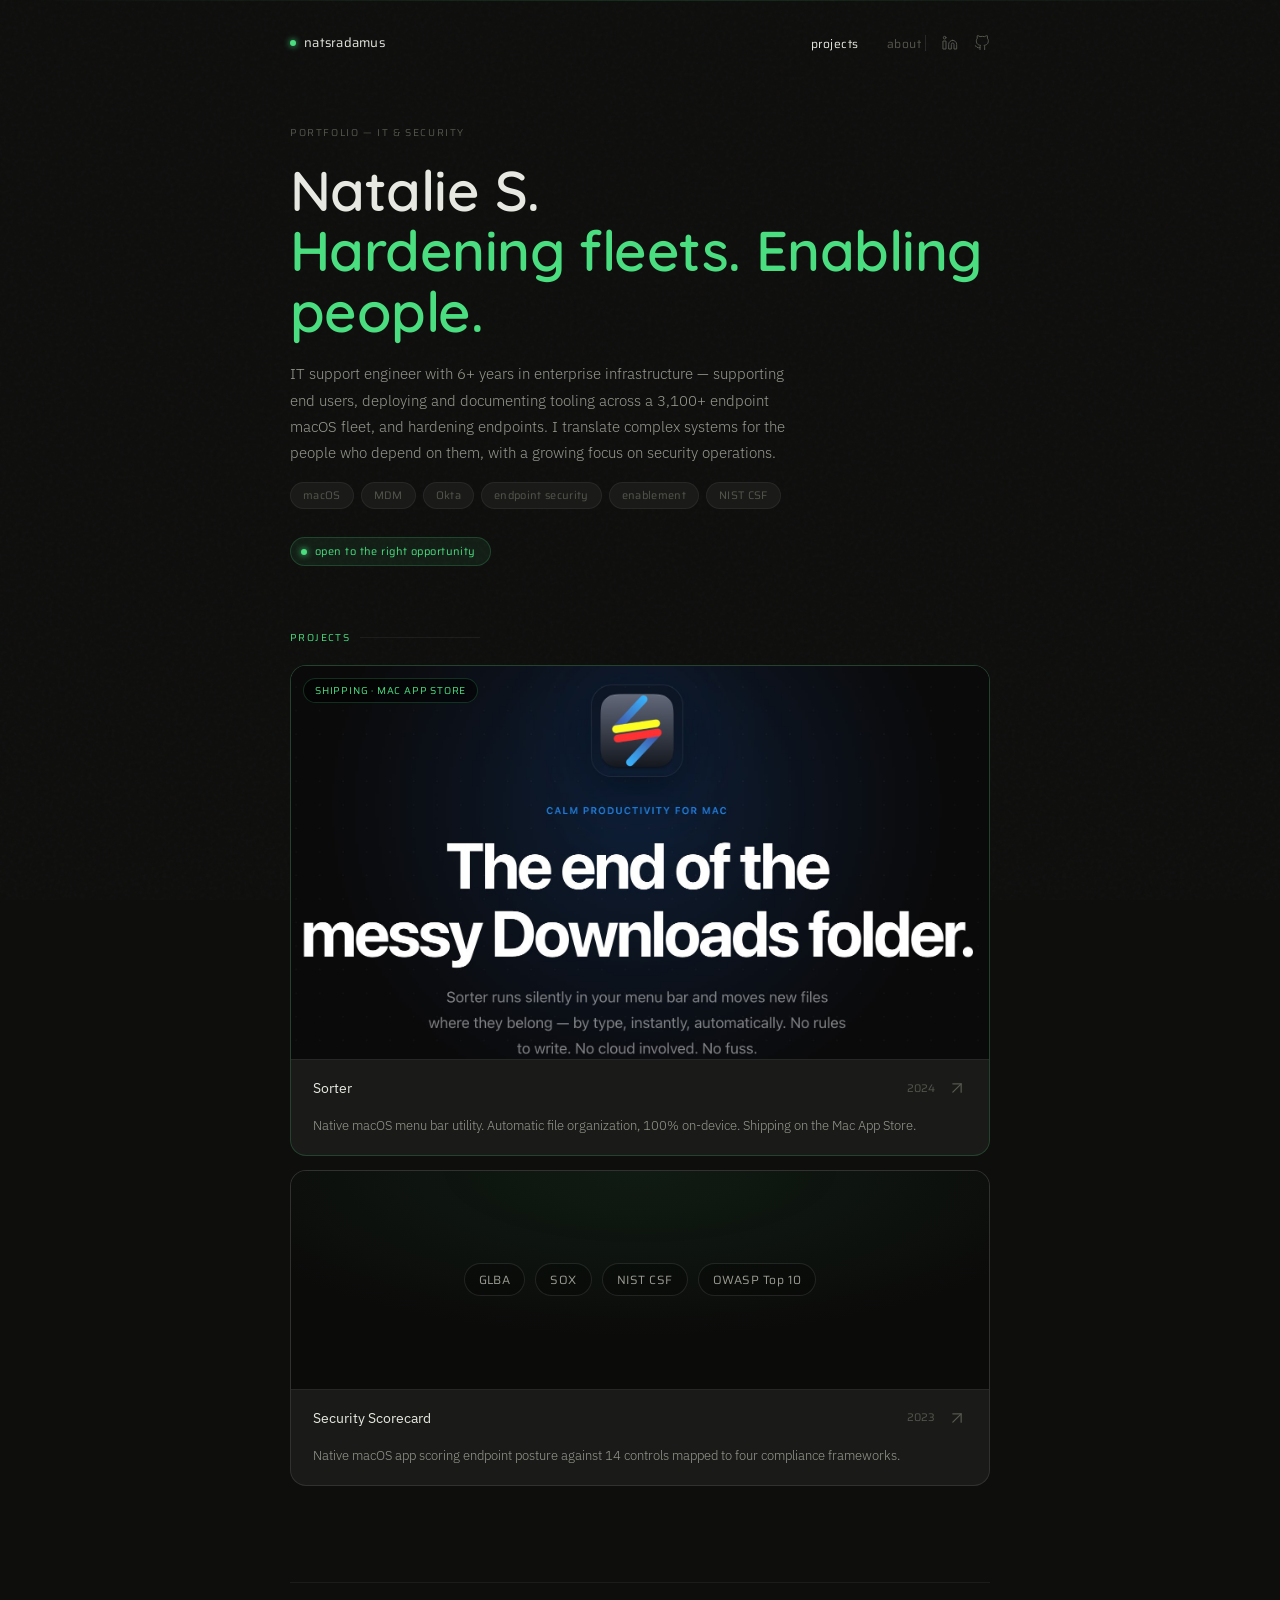
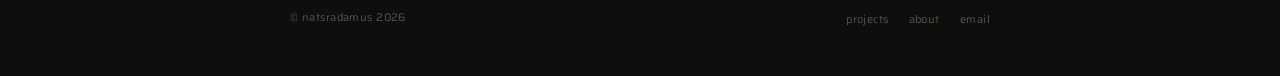
<file: index.html>
<!DOCTYPE html>
<html lang="en">
<head>
  <meta charset="UTF-8" />
  <meta name="viewport" content="width=device-width, initial-scale=1.0" />
  <title>Natalie S. — IT &amp; Security Engineer</title>
  <meta name="description" content="IT support engineer, 6+ years in enterprise infrastructure — endpoint security, user enablement, and native macOS tooling. Open to customer-facing support, enablement, and security operations roles." />
  <link rel="canonical" href="https://natsradamus.github.io/" />
  <link rel="icon" href="favicon.svg" type="image/svg+xml" />

  <!-- Open Graph / link unfurl -->
  <meta property="og:type" content="website" />
  <meta property="og:title" content="Natalie S. — IT &amp; Security Engineer" />
  <meta property="og:description" content="6+ years in enterprise infrastructure. Endpoint security, user enablement, and native macOS tooling — with a growing focus on security operations." />
  <meta property="og:url" content="https://natsradamus.github.io/" />
  <meta property="og:image" content="https://natsradamus.github.io/og-image.png" />
  <meta name="twitter:card" content="summary_large_image" />
  <meta property="og:image:width" content="1200" />
  <meta property="og:image:height" content="630" />

  <link rel="preconnect" href="https://fonts.googleapis.com" />
  <link rel="preconnect" href="https://fonts.gstatic.com" crossorigin />
  <link href="https://fonts.googleapis.com/css2?family=IBM+Plex+Sans:wght@300;400&family=Quicksand:wght@600&family=Saira:wght@300;400&display=swap" rel="stylesheet" />
  <link rel="stylesheet" href="style.css" />
  <style>
    .hero { margin-bottom: 64px; }

    .hero-label {
      font-family: var(--font-mono);
      font-size: 10px;
      letter-spacing: 0.16em;
      text-transform: uppercase;
      color: var(--text-tertiary);
      margin-bottom: 20px;
    }

    .name {
      font-family: var(--font-display);
      font-size: clamp(2.25rem, 1.55rem + 3vw, 3.5rem);
      font-weight: 600;
      letter-spacing: -0.01em;
      line-height: 1.08;
      margin-bottom: 20px;
      color: var(--text-primary);
    }

    .name em {
      font-style: normal;
      color: var(--accent);
    }

    .tagline {
      font-size: 15px;
      color: var(--text-secondary);
      line-height: 1.75;
      max-width: 520px;
      font-weight: 300;
    }

    .hero-actions {
      display: flex;
      align-items: center;
      flex-wrap: wrap;
      gap: 10px;
      margin-top: 28px;
    }

    /* ── Project card ── */
    .project-card {
      display: block;
      text-decoration: none;
      border-radius: var(--radius-lg);
      overflow: hidden;
      border: 1px solid var(--border-mid);
      background: var(--surface);
      transition: border-color 0.25s, transform 0.3s var(--ease-spring);
      position: relative;
      margin-bottom: 14px;
    }
    .project-card:last-child { margin-bottom: 0; }

    .project-card::before {
      content: '';
      position: absolute;
      inset: 0;
      border-radius: var(--radius-lg);
      background: linear-gradient(135deg, var(--accent-dim) 0%, transparent 60%);
      pointer-events: none;
      opacity: 0;
      transition: opacity 0.3s;
    }

    .project-card:hover {
      border-color: var(--border-strong);
      transform: translateY(-3px);
    }

    .project-card:hover::before { opacity: 1; }

    .project-thumb {
      width: 100%;
      aspect-ratio: 16 / 7;
      overflow: hidden;
      background: #080810;
      position: relative;
    }

    /* ── Featured project: Sorter gets visual priority (taller thumb,
       accent ring, a 'shipping' flag). One deliberate scale anchor. ── */
    .project-card--featured { border-color: var(--accent-border); }
    .project-card--featured .project-thumb { aspect-ratio: 16 / 9; }

    .project-flag {
      position: absolute;
      top: 12px;
      left: 12px;
      z-index: 2;
      font-family: var(--font-mono);
      font-size: 10px;
      letter-spacing: 0.08em;
      text-transform: uppercase;
      color: var(--accent);
      background: rgba(0,0,0,0.55);
      border: 1px solid var(--accent-border);
      border-radius: 100px;
      padding: 4px 11px;
    }

    /* ── Compact project: shorter thumb, recedes below the anchor. ── */
    .project-card--compact .project-thumb { aspect-ratio: 16 / 5; }

    .project-thumb img {
      width: 100%; height: 100%;
      object-fit: cover;
      object-position: center top;
      display: block;
      transition: transform 0.4s cubic-bezier(0.16,1,0.3,1);
    }

    .project-card:hover .project-thumb img {
      transform: scale(1.02);
    }

    /* Imageless thumb — for work without a public screenshot */
    .project-thumb--frameworks {
      display: flex;
      align-items: center;
      justify-content: center;
      gap: 10px;
      flex-wrap: wrap;
      padding: 0 28px;
      background:
        radial-gradient(120% 140% at 50% 0%, var(--accent-dim) 0%, transparent 55%),
        #0b0b0a;
    }

    .fw-chip {
      font-family: var(--font-mono);
      font-size: 12px;
      letter-spacing: 0.04em;
      color: var(--text-secondary);
      border: 1px solid var(--border-mid);
      border-radius: 100px;
      padding: 6px 14px;
      background: rgba(0,0,0,0.25);
    }

    .project-card:hover .fw-chip { border-color: var(--accent-border); color: var(--text-primary); }

    .project-footer {
      padding: 18px 22px;
      display: flex;
      align-items: center;
      justify-content: space-between;
      border-top: 1px solid var(--border);
    }

    .project-name {
      font-size: 14px;
      font-weight: 400;
      color: var(--text-primary);
      font-family: 'IBM Plex Sans', sans-serif;
    }

    .project-right {
      display: flex;
      align-items: center;
      gap: 12px;
    }

    .project-year {
      font-family: var(--font-mono);
      font-size: 11px;
      color: var(--text-tertiary);
    }

    .project-arrow {
      width: 20px; height: 20px;
      color: var(--text-tertiary);
      transition: color 0.2s, transform 0.2s;
    }

    .project-card:hover .project-arrow {
      color: var(--accent);
      transform: translate(2px, -2px);
    }

    .project-sub {
      font-size: 13px;
      color: var(--text-secondary);
      font-weight: 300;
      padding: 0 22px 18px;
      line-height: 1.6;
    }

    .section { margin-bottom: 0; }
  </style>
</head>
<body>
  <a class="skip-link" href="#main">Skip to content</a>
  <div class="cursor-dot" id="cursorDot"></div>
  <div class="cursor-ring" id="cursorRing"></div>
  <div class="scanline" id="scanline"></div>

  <nav>
    <a class="nav-logo" href="index.html">natsradamus</a>
    <div class="nav-right">
    <ul class="nav-links">
      <li><a href="index.html" class="active">projects</a></li>
      <li><a href="about.html">about</a></li>
    </ul>
    <span class="nav-social">
      <a href="https://linkedin.com/in/sierranatalie" target="_blank" rel="noopener" aria-label="LinkedIn">
        <svg aria-hidden="true" viewBox="0 0 24 24" fill="none" stroke="currentColor" stroke-width="1.5" stroke-linecap="round" stroke-linejoin="round"><path d="M16 8a6 6 0 0 1 6 6v7h-4v-7a2 2 0 0 0-4 0v7h-4v-7a6 6 0 0 1 6-6z"/><rect x="2" y="9" width="4" height="12"/><circle cx="4" cy="4" r="2"/></svg>
      </a>
      <a href="https://github.com/natsradamus" target="_blank" rel="noopener" aria-label="GitHub">
        <svg aria-hidden="true" viewBox="0 0 24 24" fill="none" stroke="currentColor" stroke-width="1.5" stroke-linecap="round" stroke-linejoin="round"><path d="M9 19c-5 1.5-5-2.5-7-3m14 6v-3.87a3.37 3.37 0 0 0-.94-2.61c3.14-.35 6.44-1.54 6.44-7A5.44 5.44 0 0 0 20 4.77 5.07 5.07 0 0 0 19.91 1S18.73.65 16 2.48a13.38 13.38 0 0 0-7 0C6.27.65 5.09 1 5.09 1A5.07 5.07 0 0 0 5 4.77a5.44 5.44 0 0 0-1.5 3.78c0 5.42 3.3 6.61 6.44 7A3.37 3.37 0 0 0 9 18.13V22"/></svg>
      </a>
    </span>
    </div>
  </nav>

  <main class="page" id="main">

    <div class="hero fade fade-1">
      <p class="hero-label">Portfolio — IT &amp; Security</p>
      <h1 class="name">Natalie S.<br><em>Hardening fleets. Enabling people.</em></h1>
      <p class="tagline">IT support engineer with 6+ years in enterprise infrastructure — supporting end users, deploying and documenting tooling across a 3,100+ endpoint macOS fleet, and hardening endpoints. I translate complex systems for the people who depend on them, with a growing focus on security operations.</p>
      <div class="pill-row">
        <span class="pill">macOS</span>
        <span class="pill">MDM</span>
        <span class="pill">Okta</span>
        <span class="pill">endpoint security</span>
        <span class="pill">enablement</span>
        <span class="pill">NIST CSF</span>
      </div>
      <div class="hero-actions">
        <span class="status">
          <span class="status-dot"></span>
          open to the right opportunity
        </span>
      </div>
    </div>

    <div class="section fade fade-2">
      <p class="section-label">Projects</p>

      <a class="project-card project-card--featured" href="projects/sorter.html">
        <div class="project-thumb">
          <span class="project-flag">Shipping · Mac App Store</span>
          <img src="sorter-hero.png" alt="Sorter product site hero — “The end of the messy Downloads folder.”" width="1662" height="1270" loading="lazy" decoding="async" />
        </div>
        <div class="project-footer">
          <span class="project-name">Sorter</span>
          <div class="project-right">
            <span class="project-year">2024</span>
            <svg class="project-arrow" aria-hidden="true" viewBox="0 0 24 24" fill="none" stroke="currentColor" stroke-width="1.5" stroke-linecap="round" stroke-linejoin="round">
              <line x1="7" y1="17" x2="17" y2="7"/><polyline points="7 7 17 7 17 17"/>
            </svg>
          </div>
        </div>
        <p class="project-sub">Native macOS menu bar utility. Automatic file organization, 100% on-device. Shipping on the Mac App Store.</p>
      </a>

      <a class="project-card project-card--compact" href="projects/security-scorecard.html">
        <div class="project-thumb project-thumb--frameworks">
          <span class="fw-chip">GLBA</span>
          <span class="fw-chip">SOX</span>
          <span class="fw-chip">NIST CSF</span>
          <span class="fw-chip">OWASP Top 10</span>
        </div>
        <div class="project-footer">
          <span class="project-name">Security Scorecard</span>
          <div class="project-right">
            <span class="project-year">2023</span>
            <svg class="project-arrow" aria-hidden="true" viewBox="0 0 24 24" fill="none" stroke="currentColor" stroke-width="1.5" stroke-linecap="round" stroke-linejoin="round">
              <line x1="7" y1="17" x2="17" y2="7"/><polyline points="7 7 17 7 17 17"/>
            </svg>
          </div>
        </div>
        <p class="project-sub">Native macOS app scoring endpoint posture against 14 controls mapped to four compliance frameworks.</p>
      </a>
    </div>

  </main>

  <footer>
    <span class="footer-copy">© natsradamus 2026</span>
    <ul class="footer-links">
      <li><a href="index.html">projects</a></li>
      <li><a href="about.html">about</a></li>
      <li><a href="mailto:nsierra1@gmail.com">email</a></li>
    </ul>
  </footer>

  <script src="script.js"></script>
</body>
</html>
</file>
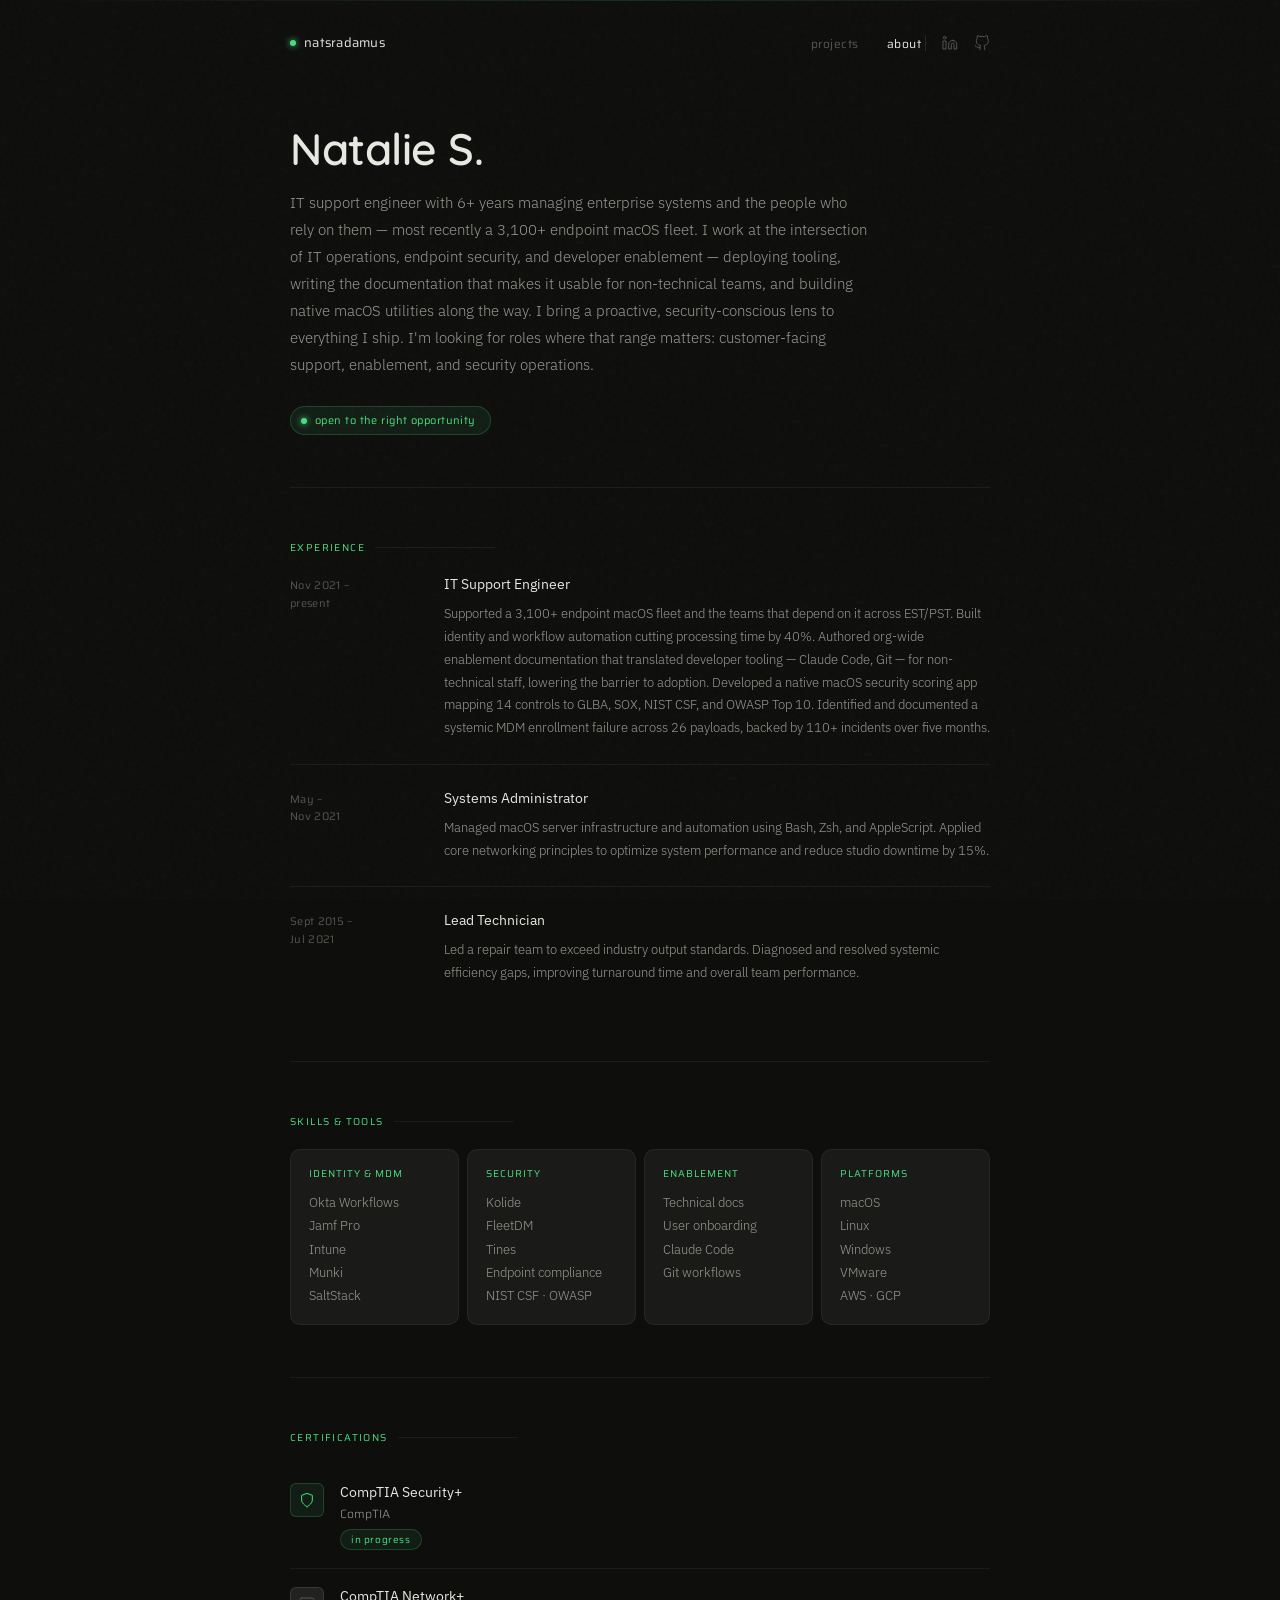
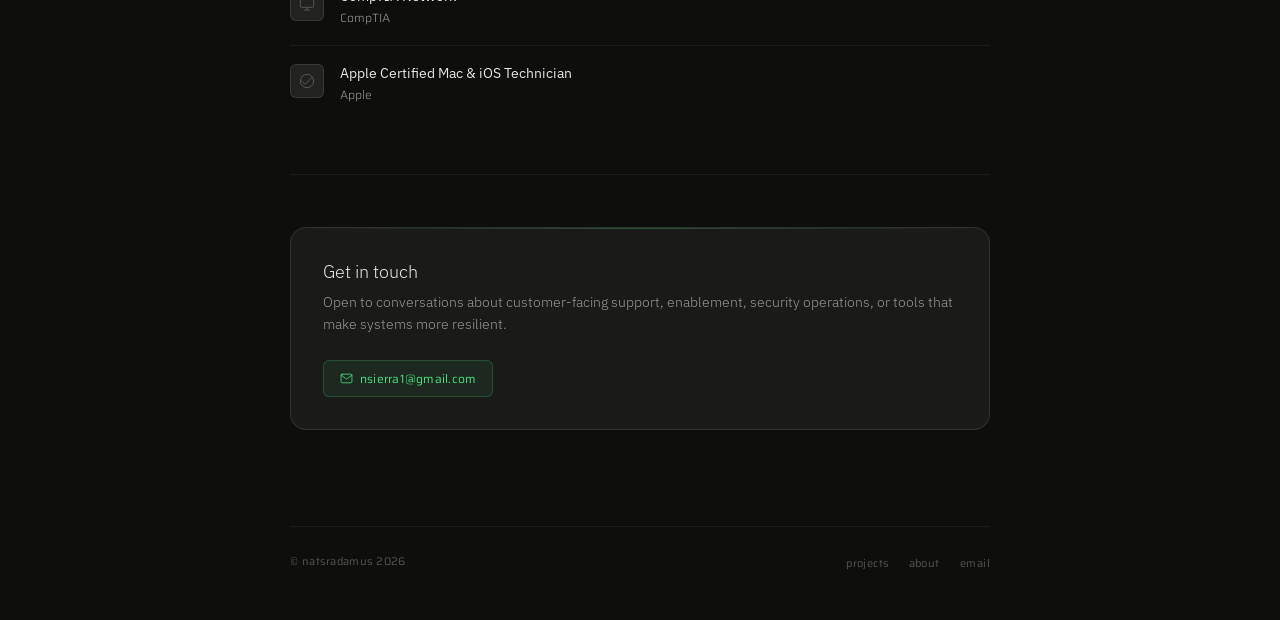
<file: about.html>
<!DOCTYPE html>
<html lang="en">
<head>
  <meta charset="UTF-8" />
  <meta name="viewport" content="width=device-width, initial-scale=1.0" />
  <title>About — Natalie S.</title>
  <meta name="description" content="IT support engineer, 6+ years across IT operations, endpoint security, and developer enablement. Open to customer-facing support, enablement, and security operations roles." />
  <link rel="canonical" href="https://natsradamus.github.io/about.html" />
  <link rel="icon" href="favicon.svg" type="image/svg+xml" />

  <!-- Open Graph / link unfurl -->
  <meta property="og:type" content="profile" />
  <meta property="og:title" content="About — Natalie S." />
  <meta property="og:description" content="6+ years across IT operations, endpoint security, and developer enablement. Building native macOS tooling, with a growing focus on security operations." />
  <meta property="og:url" content="https://natsradamus.github.io/about.html" />
  <meta property="og:image" content="https://natsradamus.github.io/og-image.png" />
  <meta name="twitter:card" content="summary_large_image" />
  <meta property="og:image:width" content="1200" />
  <meta property="og:image:height" content="630" />

  <link rel="preconnect" href="https://fonts.googleapis.com" />
  <link rel="preconnect" href="https://fonts.gstatic.com" crossorigin />
  <link href="https://fonts.googleapis.com/css2?family=IBM+Plex+Sans:wght@300;400&family=Quicksand:wght@600&family=Saira:wght@300;400&display=swap" rel="stylesheet" />
  <link rel="stylesheet" href="style.css" />
  <style>
    .about-name {
      font-family: var(--font-display);
      font-size: clamp(2rem, 1.5rem + 2.2vw, 2.75rem);
      font-weight: 600;
      letter-spacing: -0.01em;
      line-height: 1.1;
      margin-bottom: 16px;
      color: var(--text-primary);
    }

    .about-bio {
      font-size: 15px;
      color: var(--text-secondary);
      line-height: 1.8;
      font-weight: 300;
      max-width: 580px;
      margin-bottom: 28px;
    }

    .btn-row { display: flex; flex-wrap: wrap; gap: 10px; margin-bottom: 52px; }

    /* ── Experience ── */
    .exp-item {
      display: grid;
      grid-template-columns: 130px 1fr;
      gap: 24px;
      padding: 24px 0;
      border-bottom: 1px solid var(--border);
    }

    .exp-item:first-child { padding-top: 0; }
    .exp-item:last-child { border-bottom: none; }

    /* On narrow viewports the fixed label column starves the description.
       Stack it: year above, description full-width. */
    @media (max-width: 540px) {
      .exp-item { grid-template-columns: 1fr; gap: 8px; }
    }

    .exp-year {
      font-family: var(--font-mono);
      font-size: 11px;
      color: var(--text-tertiary);
      line-height: 1.6;
      letter-spacing: 0.03em;
      padding-top: 2px;
    }

    .exp-title {
      font-size: 14px;
      font-weight: 400;
      color: var(--text-primary);
      margin-bottom: 10px;
      font-family: 'IBM Plex Sans', sans-serif;
    }

    .exp-desc {
      font-size: 13px;
      color: var(--text-secondary);
      font-weight: 300;
      line-height: 1.75;
    }

    /* ── Skills ── */
    .skill-grid {
      display: grid;
      grid-template-columns: repeat(auto-fit, minmax(148px, 1fr));
      gap: 8px;
    }

    .skill-cell {
      background: var(--surface);
      border: 1px solid var(--border);
      border-radius: var(--radius-md);
      padding: 16px 18px;
    }

    .skill-cat {
      font-family: var(--font-mono);
      font-size: 10px;
      color: var(--accent);
      margin-bottom: 10px;
      letter-spacing: 0.1em;
      text-transform: uppercase;
    }

    .skill-items {
      font-size: 13px;
      color: var(--text-secondary);
      line-height: 1.8;
      font-weight: 300;
    }

    /* ── Certs ── */
    .cert-item {
      display: flex;
      align-items: flex-start;
      gap: 16px;
      padding: 18px 0;
      border-bottom: 1px solid var(--border);
    }

    .cert-item:first-child { padding-top: 0; }
    .cert-item:last-child { border-bottom: none; }

    .cert-icon {
      width: 34px; height: 34px;
      border-radius: var(--radius-sm);
      background: var(--surface-2);
      border: 1px solid var(--border-mid);
      display: flex; align-items: center; justify-content: center;
      flex-shrink: 0;
      color: var(--text-tertiary);
    }

    .cert-icon.active {
      border-color: var(--accent-border);
      background: var(--accent-dim);
      color: var(--accent);
    }

    .cert-name {
      font-size: 14px;
      font-weight: 400;
      color: var(--text-primary);
      margin-bottom: 3px;
      font-family: 'IBM Plex Sans', sans-serif;
    }

    .cert-issuer {
      font-size: 12px;
      color: var(--text-secondary);
      font-weight: 300;
      font-family: var(--font-mono);
    }

    .cert-badge {
      font-family: var(--font-mono);
      font-size: 10px;
      color: var(--accent);
      background: var(--accent-dim);
      border: 1px solid var(--accent-border);
      border-radius: 100px;
      padding: 2px 10px;
      margin-top: 6px;
      display: inline-block;
      letter-spacing: 0.06em;
    }

    /* ── Contact ── */
    .contact-block {
      background: var(--surface);
      border: 1px solid var(--border-mid);
      border-radius: var(--radius-lg);
      padding: 32px;
      position: relative;
      overflow: hidden;
    }

    .contact-block::before {
      content: '';
      position: absolute;
      top: 0; left: 0; right: 0;
      height: 1px;
      background: linear-gradient(90deg, transparent, var(--accent), transparent);
      opacity: 0.3;
    }

    .contact-heading {
      font-size: 18px;
      font-weight: 300;
      font-family: 'IBM Plex Sans', sans-serif;
      margin-bottom: 8px;
    }

    .contact-sub {
      font-size: 14px;
      color: var(--text-secondary);
      font-weight: 300;
      margin-bottom: 24px;
      line-height: 1.6;
    }

    .section { margin-bottom: 52px; }
  </style>
</head>
<body>
  <a class="skip-link" href="#main">Skip to content</a>
  <div class="cursor-dot" id="cursorDot"></div>
  <div class="cursor-ring" id="cursorRing"></div>
  <div class="scanline" id="scanline"></div>

  <nav>
    <a class="nav-logo" href="index.html">natsradamus</a>
    <div class="nav-right">
    <ul class="nav-links">
      <li><a href="index.html">projects</a></li>
      <li><a href="about.html" class="active">about</a></li>
    </ul>
    <span class="nav-social">
      <a href="https://linkedin.com/in/sierranatalie" target="_blank" rel="noopener" aria-label="LinkedIn">
        <svg aria-hidden="true" viewBox="0 0 24 24" fill="none" stroke="currentColor" stroke-width="1.5" stroke-linecap="round" stroke-linejoin="round"><path d="M16 8a6 6 0 0 1 6 6v7h-4v-7a2 2 0 0 0-4 0v7h-4v-7a6 6 0 0 1 6-6z"/><rect x="2" y="9" width="4" height="12"/><circle cx="4" cy="4" r="2"/></svg>
      </a>
      <a href="https://github.com/natsradamus" target="_blank" rel="noopener" aria-label="GitHub">
        <svg aria-hidden="true" viewBox="0 0 24 24" fill="none" stroke="currentColor" stroke-width="1.5" stroke-linecap="round" stroke-linejoin="round"><path d="M9 19c-5 1.5-5-2.5-7-3m14 6v-3.87a3.37 3.37 0 0 0-.94-2.61c3.14-.35 6.44-1.54 6.44-7A5.44 5.44 0 0 0 20 4.77 5.07 5.07 0 0 0 19.91 1S18.73.65 16 2.48a13.38 13.38 0 0 0-7 0C6.27.65 5.09 1 5.09 1A5.07 5.07 0 0 0 5 4.77a5.44 5.44 0 0 0-1.5 3.78c0 5.42 3.3 6.61 6.44 7A3.37 3.37 0 0 0 9 18.13V22"/></svg>
      </a>
    </span>
    </div>
  </nav>

  <main class="page" id="main">

    <div class="fade fade-1">
      <h1 class="about-name">Natalie S.</h1>
      <p class="about-bio">IT support engineer with 6+ years managing enterprise systems and the people who rely on them — most recently a 3,100+ endpoint macOS fleet. I work at the intersection of IT operations, endpoint security, and developer enablement — deploying tooling, writing the documentation that makes it usable for non-technical teams, and building native macOS utilities along the way. I bring a proactive, security-conscious lens to everything I ship. I'm looking for roles where that range matters: customer-facing support, enablement, and security operations.</p>
      <div class="btn-row">
        <span class="status">
          <span class="status-dot"></span>
          open to the right opportunity
        </span>
      </div>
    </div>

    <hr class="fade fade-1" />

    <div class="section fade fade-2">
      <p class="section-label">Experience</p>
      <div>

        <div class="exp-item">
          <p class="exp-year">Nov 2021 –<br>present</p>
          <div>
            <p class="exp-title">IT Support Engineer</p>
            <p class="exp-desc">Supported a 3,100+ endpoint macOS fleet and the teams that depend on it across EST/PST. Built identity and workflow automation cutting processing time by 40%. Authored org-wide enablement documentation that translated developer tooling — Claude Code, Git — for non-technical staff, lowering the barrier to adoption. Developed a native macOS security scoring app mapping 14 controls to GLBA, SOX, NIST CSF, and OWASP Top 10. Identified and documented a systemic MDM enrollment failure across 26 payloads, backed by 110+ incidents over five months.</p>
          </div>
        </div>

        <div class="exp-item">
          <p class="exp-year">May –<br>Nov 2021</p>
          <div>
            <p class="exp-title">Systems Administrator</p>
            <p class="exp-desc">Managed macOS server infrastructure and automation using Bash, Zsh, and AppleScript. Applied core networking principles to optimize system performance and reduce studio downtime by 15%.</p>
          </div>
        </div>

        <div class="exp-item">
          <p class="exp-year">Sept 2015 –<br>Jul 2021</p>
          <div>
            <p class="exp-title">Lead Technician</p>
            <p class="exp-desc">Led a repair team to exceed industry output standards. Diagnosed and resolved systemic efficiency gaps, improving turnaround time and overall team performance.</p>
          </div>
        </div>

      </div>
    </div>

    <hr class="fade fade-3" />

    <div class="section fade fade-3">
      <p class="section-label">Skills & tools</p>
      <div class="skill-grid">
        <div class="skill-cell">
          <p class="skill-cat">Identity & MDM</p>
          <p class="skill-items">Okta Workflows<br>Jamf Pro<br>Intune<br>Munki<br>SaltStack</p>
        </div>
        <div class="skill-cell">
          <p class="skill-cat">Security</p>
          <p class="skill-items">Kolide<br>FleetDM<br>Tines<br>Endpoint compliance<br>NIST CSF · OWASP</p>
        </div>
        <div class="skill-cell">
          <p class="skill-cat">Enablement</p>
          <p class="skill-items">Technical docs<br>User onboarding<br>Claude Code<br>Git workflows</p>
        </div>
        <div class="skill-cell">
          <p class="skill-cat">Platforms</p>
          <p class="skill-items">macOS<br>Linux<br>Windows<br>VMware<br>AWS · GCP</p>
        </div>
      </div>
    </div>

    <hr class="fade fade-4" />

    <div class="section fade fade-4">
      <p class="section-label">Certifications</p>

      <div class="cert-item">
        <div class="cert-icon active">
          <svg aria-hidden="true" width="16" height="16" viewBox="0 0 24 24" fill="none" stroke="currentColor" stroke-width="1.5" stroke-linecap="round" stroke-linejoin="round"><path d="M12 22s8-4 8-10V5l-8-3-8 3v7c0 6 8 10 8 10z"/></svg>
        </div>
        <div>
          <p class="cert-name">CompTIA Security+</p>
          <p class="cert-issuer">CompTIA</p>
          <span class="cert-badge">in progress</span>
        </div>
      </div>

      <div class="cert-item">
        <div class="cert-icon">
          <svg aria-hidden="true" width="16" height="16" viewBox="0 0 24 24" fill="none" stroke="currentColor" stroke-width="1.5" stroke-linecap="round" stroke-linejoin="round"><rect x="2" y="3" width="20" height="14" rx="2"/><path d="M8 21h8M12 17v4"/></svg>
        </div>
        <div>
          <p class="cert-name">CompTIA Network+</p>
          <p class="cert-issuer">CompTIA</p>
        </div>
      </div>

      <div class="cert-item">
        <div class="cert-icon">
          <svg aria-hidden="true" width="16" height="16" viewBox="0 0 24 24" fill="none" stroke="currentColor" stroke-width="1.5" stroke-linecap="round" stroke-linejoin="round"><circle cx="12" cy="12" r="10"/><polyline points="20 6 9 17 4 12"/></svg>
        </div>
        <div>
          <p class="cert-name">Apple Certified Mac & iOS Technician</p>
          <p class="cert-issuer">Apple</p>
        </div>
      </div>

    </div>

    <hr class="fade fade-5" />

    <div class="fade fade-5">
      <div class="contact-block">
        <p class="contact-heading">Get in touch</p>
        <p class="contact-sub">Open to conversations about customer-facing support, enablement, security operations, or tools that make systems more resilient.</p>
        <a class="btn btn-accent" href="mailto:nsierra1@gmail.com">
          <svg aria-hidden="true" viewBox="0 0 24 24" fill="none" stroke="currentColor" stroke-width="1.5" stroke-linecap="round" stroke-linejoin="round"><path d="M4 4h16c1.1 0 2 .9 2 2v12c0 1.1-.9 2-2 2H4c-1.1 0-2-.9-2-2V6c0-1.1.9-2 2-2z"/><polyline points="22,6 12,13 2,6"/></svg>
          nsierra1@gmail.com
        </a>
      </div>
    </div>

  </main>

  <footer>
    <span class="footer-copy">© natsradamus 2026</span>
    <ul class="footer-links">
      <li><a href="index.html">projects</a></li>
      <li><a href="about.html">about</a></li>
      <li><a href="mailto:nsierra1@gmail.com">email</a></li>
    </ul>
  </footer>

  <script src="script.js"></script>
</body>
</html>
</file>
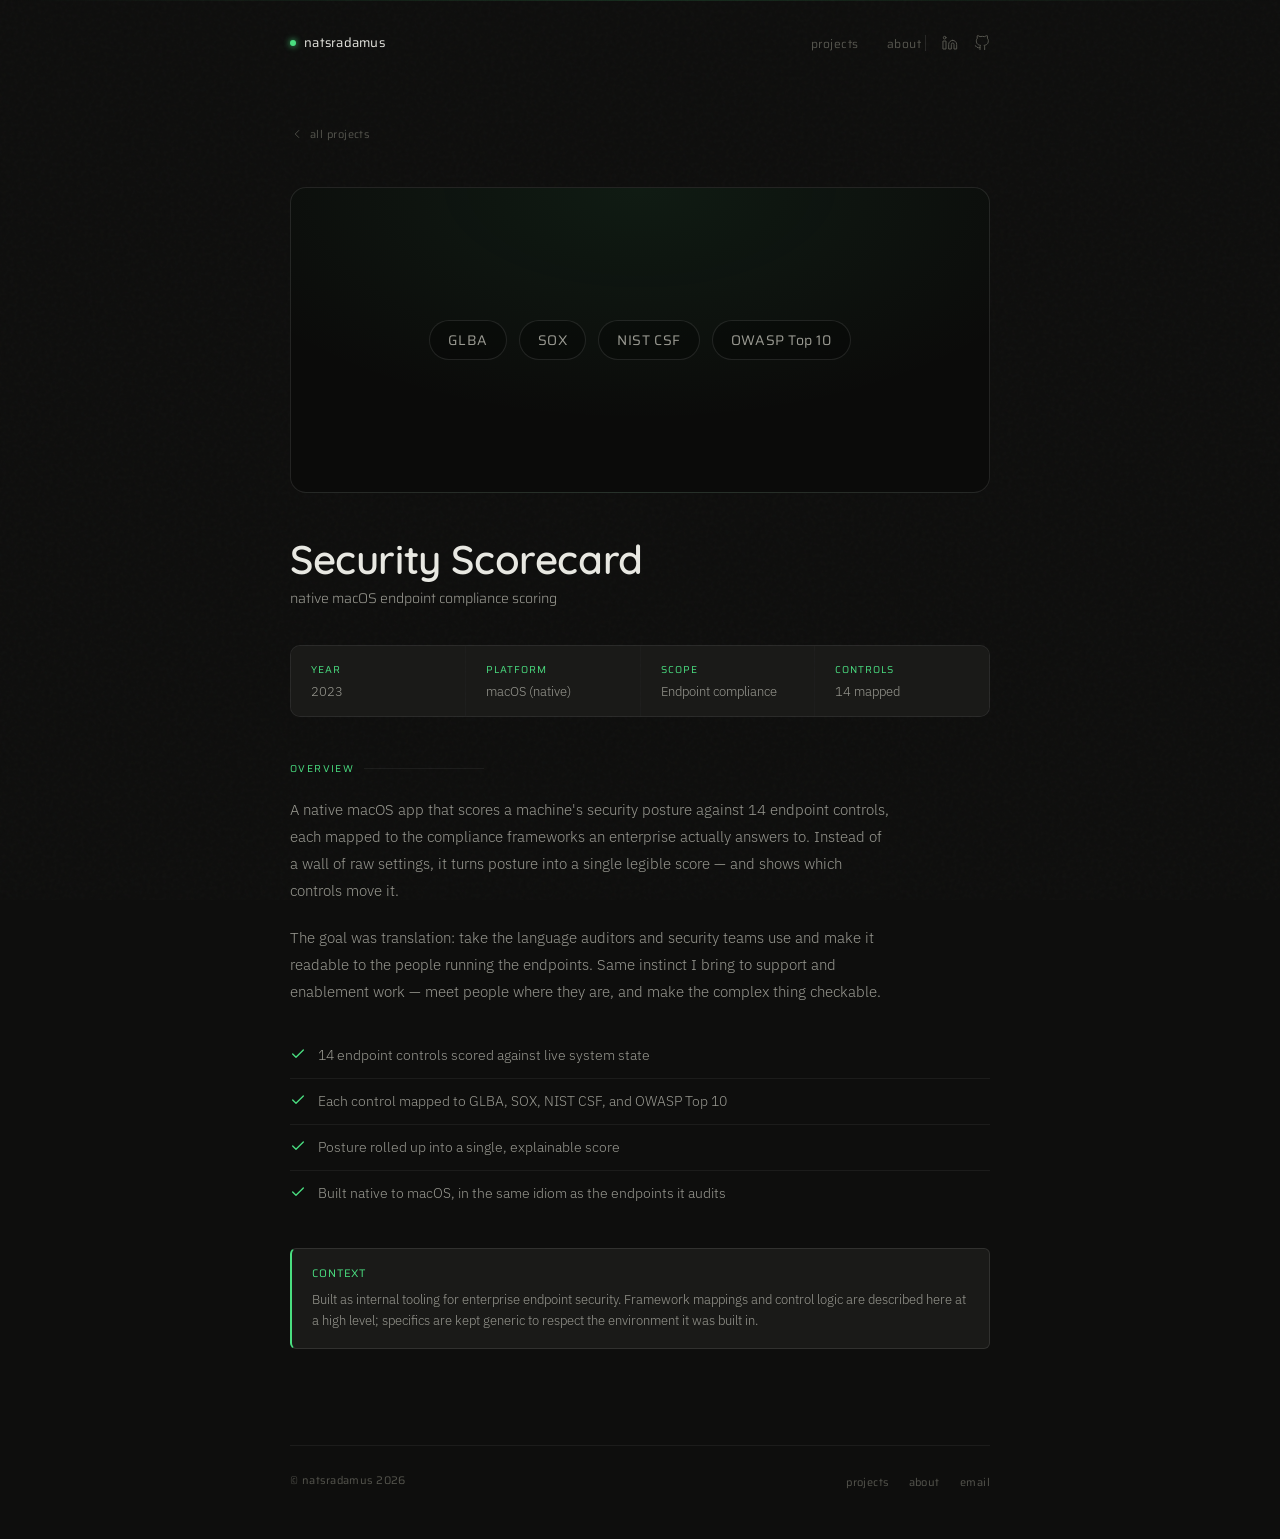
<file: projects/security-scorecard.html>
<!DOCTYPE html>
<html lang="en">
<head>
  <meta charset="UTF-8" />
  <meta name="viewport" content="width=device-width, initial-scale=1.0" />
  <title>Security Scorecard — native macOS compliance scoring</title>
  <meta name="description" content="A native macOS app scoring endpoint security posture against 14 controls mapped to GLBA, SOX, NIST CSF, and OWASP Top 10. Built by Natalie S." />
  <link rel="canonical" href="https://natsradamus.github.io/projects/security-scorecard.html" />
  <link rel="icon" href="../favicon.svg" type="image/svg+xml" />

  <!-- Open Graph / link unfurl -->
  <meta property="og:type" content="website" />
  <meta property="og:title" content="Security Scorecard — native macOS compliance scoring" />
  <meta property="og:description" content="Scores endpoint posture against 14 controls across four compliance frameworks. Native macOS, built for security-conscious IT operations." />
  <meta property="og:url" content="https://natsradamus.github.io/projects/security-scorecard.html" />
  <meta property="og:image" content="https://natsradamus.github.io/og-image.png" />
  <meta name="twitter:card" content="summary_large_image" />
  <meta property="og:image:width" content="1200" />
  <meta property="og:image:height" content="630" />

  <link rel="preconnect" href="https://fonts.googleapis.com" />
  <link rel="preconnect" href="https://fonts.gstatic.com" crossorigin />
  <link href="https://fonts.googleapis.com/css2?family=IBM+Plex+Sans:wght@300;400&family=Quicksand:wght@600&family=Saira:wght@300;400&display=swap" rel="stylesheet" />
  <link rel="stylesheet" href="../style.css" />
  <style>
    /* Page-unique to Security Scorecard. Shared project-detail styles live in style.css. */
    /* Frameworks hero — stands in for a screenshot, honestly */
    .fw-hero {
      width: 100%;
      border-radius: var(--radius-lg);
      border: 1px solid var(--border-mid);
      margin-bottom: 44px;
      aspect-ratio: 16 / 7;
      display: flex;
      align-items: center;
      justify-content: center;
      gap: 12px;
      flex-wrap: wrap;
      padding: 0 32px;
      background:
        radial-gradient(120% 140% at 50% 0%, var(--accent-dim) 0%, transparent 55%),
        #0b0b0a;
    }
    .fw-hero .fw-chip {
      font-family: var(--font-mono);
      font-size: 14px;
      letter-spacing: 0.04em;
      color: var(--text-secondary);
      border: 1px solid var(--border-mid);
      border-radius: 100px;
      padding: 8px 18px;
      background: rgba(0,0,0,0.25);
    }
  </style>
</head>
<body>
  <a class="skip-link" href="#main">Skip to content</a>
  <div class="cursor-dot" id="cursorDot"></div>
  <div class="cursor-ring" id="cursorRing"></div>
  <div class="scanline" id="scanline"></div>

  <nav>
    <a class="nav-logo" href="../index.html">natsradamus</a>
    <div class="nav-right">
    <ul class="nav-links">
      <li><a href="../index.html">projects</a></li>
      <li><a href="../about.html">about</a></li>
    </ul>
    <span class="nav-social">
      <a href="https://linkedin.com/in/sierranatalie" target="_blank" rel="noopener" aria-label="LinkedIn">
        <svg aria-hidden="true" viewBox="0 0 24 24" fill="none" stroke="currentColor" stroke-width="1.5" stroke-linecap="round" stroke-linejoin="round"><path d="M16 8a6 6 0 0 1 6 6v7h-4v-7a2 2 0 0 0-4 0v7h-4v-7a6 6 0 0 1 6-6z"/><rect x="2" y="9" width="4" height="12"/><circle cx="4" cy="4" r="2"/></svg>
      </a>
      <a href="https://github.com/natsradamus" target="_blank" rel="noopener" aria-label="GitHub">
        <svg aria-hidden="true" viewBox="0 0 24 24" fill="none" stroke="currentColor" stroke-width="1.5" stroke-linecap="round" stroke-linejoin="round"><path d="M9 19c-5 1.5-5-2.5-7-3m14 6v-3.87a3.37 3.37 0 0 0-.94-2.61c3.14-.35 6.44-1.54 6.44-7A5.44 5.44 0 0 0 20 4.77 5.07 5.07 0 0 0 19.91 1S18.73.65 16 2.48a13.38 13.38 0 0 0-7 0C6.27.65 5.09 1 5.09 1A5.07 5.07 0 0 0 5 4.77a5.44 5.44 0 0 0-1.5 3.78c0 5.42 3.3 6.61 6.44 7A3.37 3.37 0 0 0 9 18.13V22"/></svg>
      </a>
    </span>
    </div>
  </nav>

  <main class="page" id="main">

    <a class="back-link fade fade-1" href="../index.html">
      <svg aria-hidden="true" viewBox="0 0 24 24" fill="none" stroke="currentColor" stroke-width="1.5" stroke-linecap="round" stroke-linejoin="round"><polyline points="15 18 9 12 15 6"/></svg>
      all projects
    </a>

    <div class="fw-hero fade fade-1">
      <span class="fw-chip">GLBA</span>
      <span class="fw-chip">SOX</span>
      <span class="fw-chip">NIST CSF</span>
      <span class="fw-chip">OWASP Top 10</span>
    </div>

    <div class="project-header fade fade-2">
      <div>
        <h1 class="project-title">Security Scorecard</h1>
        <p class="project-tagline">native macOS endpoint compliance scoring</p>
      </div>
    </div>

    <div class="meta-row fade fade-2">
      <div class="meta-item">
        <p class="meta-key">Year</p>
        <p class="meta-val">2023</p>
      </div>
      <div class="meta-item">
        <p class="meta-key">Platform</p>
        <p class="meta-val">macOS (native)</p>
      </div>
      <div class="meta-item">
        <p class="meta-key">Scope</p>
        <p class="meta-val">Endpoint compliance</p>
      </div>
      <div class="meta-item">
        <p class="meta-key">Controls</p>
        <p class="meta-val">14 mapped</p>
      </div>
    </div>

    <div class="fade fade-3">
      <p class="section-label">Overview</p>
      <p class="body-text">A native macOS app that scores a machine's security posture against 14 endpoint controls, each mapped to the compliance frameworks an enterprise actually answers to. Instead of a wall of raw settings, it turns posture into a single legible score — and shows which controls move it.</p>
      <p class="body-text">The goal was translation: take the language auditors and security teams use and make it readable to the people running the endpoints. Same instinct I bring to support and enablement work — meet people where they are, and make the complex thing checkable.</p>

      <ul class="feature-list">
        <li>
          <svg class="feature-check" aria-hidden="true" viewBox="0 0 24 24" fill="none" stroke="currentColor" stroke-width="2" stroke-linecap="round" stroke-linejoin="round"><polyline points="20 6 9 17 4 12"/></svg>
          14 endpoint controls scored against live system state
        </li>
        <li>
          <svg class="feature-check" aria-hidden="true" viewBox="0 0 24 24" fill="none" stroke="currentColor" stroke-width="2" stroke-linecap="round" stroke-linejoin="round"><polyline points="20 6 9 17 4 12"/></svg>
          Each control mapped to GLBA, SOX, NIST CSF, and OWASP Top 10
        </li>
        <li>
          <svg class="feature-check" aria-hidden="true" viewBox="0 0 24 24" fill="none" stroke="currentColor" stroke-width="2" stroke-linecap="round" stroke-linejoin="round"><polyline points="20 6 9 17 4 12"/></svg>
          Posture rolled up into a single, explainable score
        </li>
        <li>
          <svg class="feature-check" aria-hidden="true" viewBox="0 0 24 24" fill="none" stroke="currentColor" stroke-width="2" stroke-linecap="round" stroke-linejoin="round"><polyline points="20 6 9 17 4 12"/></svg>
          Built native to macOS, in the same idiom as the endpoints it audits
        </li>
      </ul>

      <div class="security-note">
        <strong>Context</strong>
        Built as internal tooling for enterprise endpoint security. Framework mappings and control logic are described here at a high level; specifics are kept generic to respect the environment it was built in.
      </div>
    </div>

  </main>

  <footer>
    <span class="footer-copy">© natsradamus 2026</span>
    <ul class="footer-links">
      <li><a href="../index.html">projects</a></li>
      <li><a href="../about.html">about</a></li>
      <li><a href="mailto:nsierra1@gmail.com">email</a></li>
    </ul>
  </footer>

  <script src="../script.js"></script>
</body>
</html>
</file>
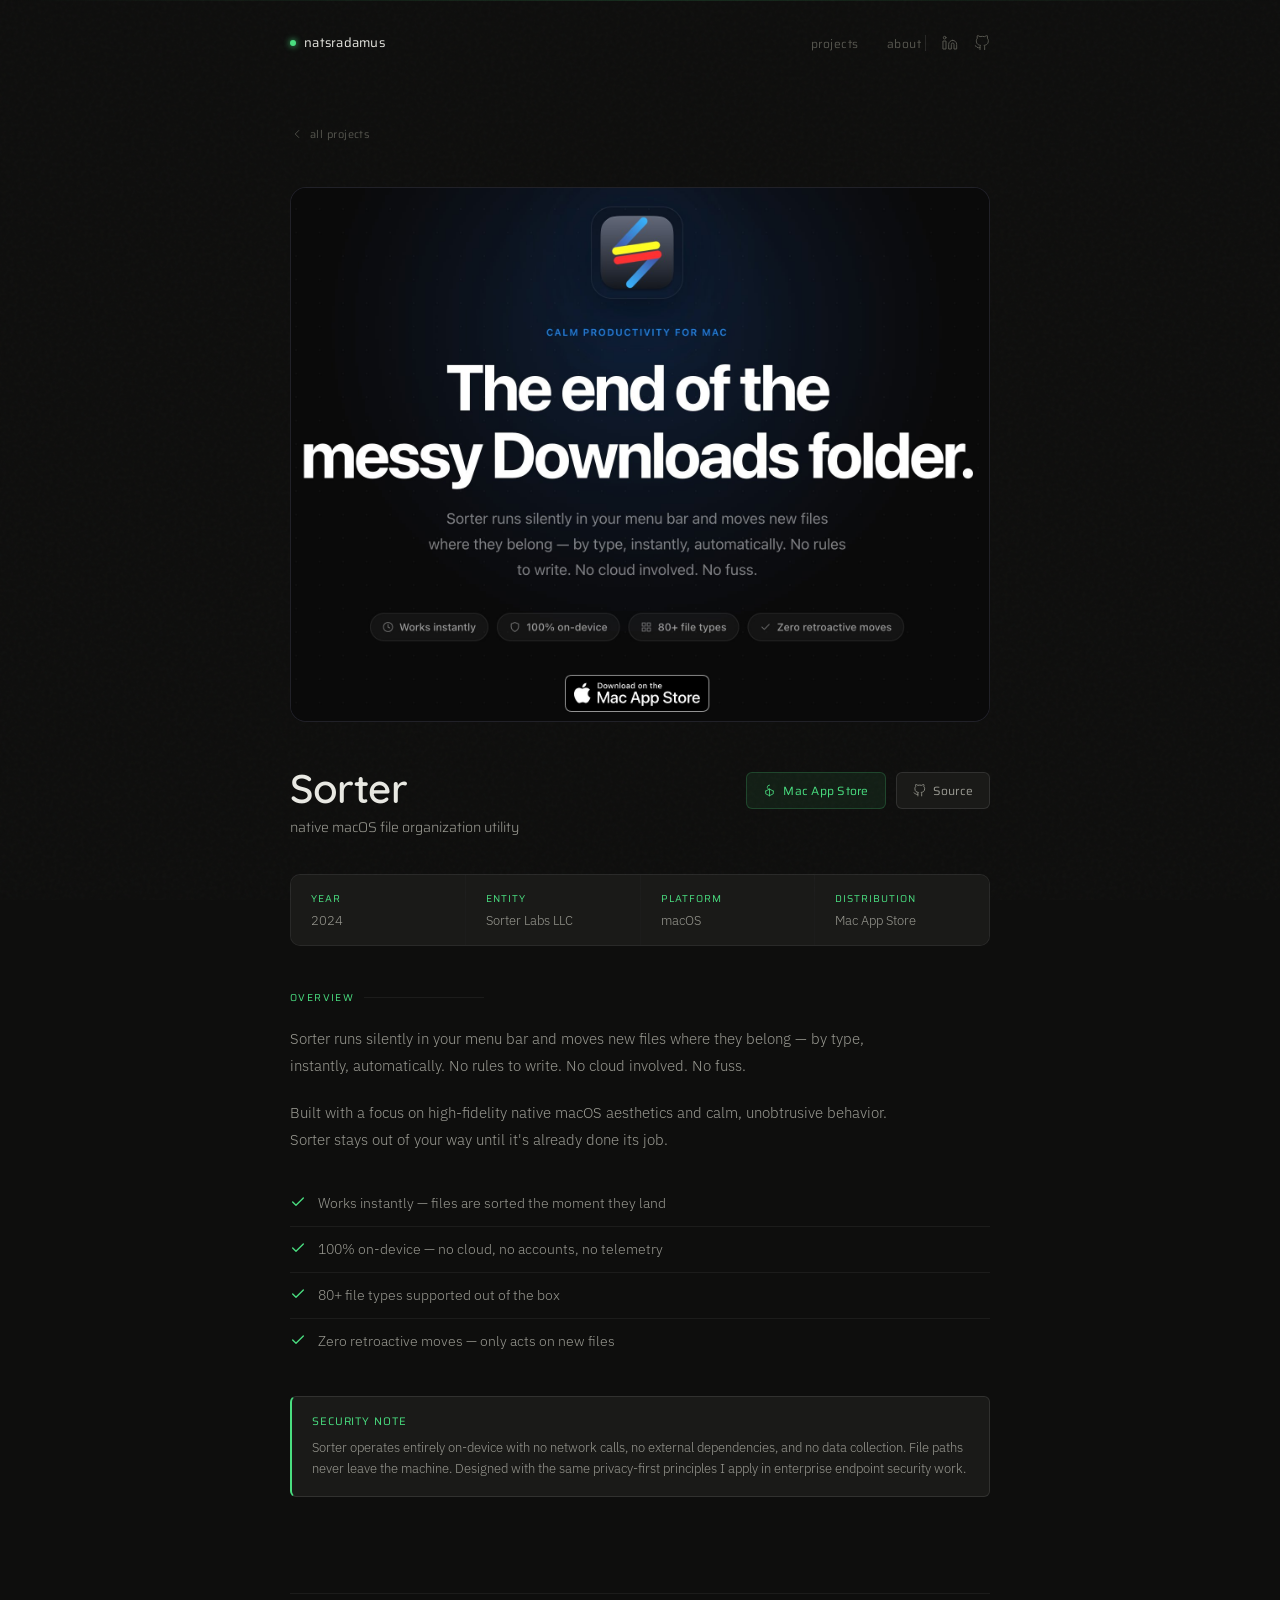
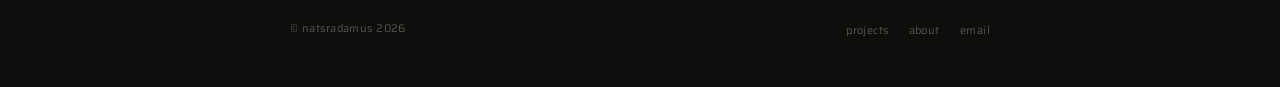
<file: projects/sorter.html>
<!DOCTYPE html>
<html lang="en">
<head>
  <meta charset="UTF-8" />
  <meta name="viewport" content="width=device-width, initial-scale=1.0" />
  <title>Sorter — native macOS file organizer</title>
  <meta name="description" content="Sorter — a native macOS menu bar utility that organizes new files automatically, 100% on-device. Built by Natalie S. under Sorter Labs LLC." />
  <link rel="canonical" href="https://natsradamus.github.io/projects/sorter.html" />
  <link rel="icon" href="../favicon.svg" type="image/svg+xml" />

  <!-- Open Graph / link unfurl -->
  <meta property="og:type" content="website" />
  <meta property="og:title" content="Sorter — native macOS file organizer" />
  <meta property="og:description" content="A menu bar utility that sorts new files the moment they land. On-device, no cloud, no telemetry." />
  <meta property="og:url" content="https://natsradamus.github.io/projects/sorter.html" />
  <meta property="og:image" content="https://natsradamus.github.io/sorter-hero.png" />
  <meta name="twitter:card" content="summary_large_image" />
  <meta property="og:image:width" content="1200" />
  <meta property="og:image:height" content="630" />

  <link rel="preconnect" href="https://fonts.googleapis.com" />
  <link rel="preconnect" href="https://fonts.gstatic.com" crossorigin />
  <link href="https://fonts.googleapis.com/css2?family=IBM+Plex+Sans:wght@300;400&family=Quicksand:wght@600&family=Saira:wght@300;400&display=swap" rel="stylesheet" />
  <link rel="stylesheet" href="../style.css" />
  <style>
    /* Page-unique to Sorter. Shared project-detail styles live in style.css. */
    .project-hero-img {
      display: block;
      width: 100%;
      border-radius: var(--radius-lg);
      overflow: hidden;
      border: 1px solid var(--border-mid);
      margin-bottom: 44px;
      background: #080810;
      transition: border-color 0.25s;
    }

    .project-hero-img:hover { border-color: var(--accent-border); }

    .project-hero-img img {
      width: 100%;
      height: auto;
      display: block;
      transition: transform 0.4s cubic-bezier(0.16,1,0.3,1);
    }

    .project-hero-img:hover img { transform: scale(1.01); }

    .project-actions { display: flex; gap: 10px; flex-wrap: wrap; align-items: flex-start; padding-top: 6px; }
  </style>
</head>
<body>
  <a class="skip-link" href="#main">Skip to content</a>
  <div class="cursor-dot" id="cursorDot"></div>
  <div class="cursor-ring" id="cursorRing"></div>
  <div class="scanline" id="scanline"></div>

  <nav>
    <a class="nav-logo" href="../index.html">natsradamus</a>
    <div class="nav-right">
    <ul class="nav-links">
      <li><a href="../index.html">projects</a></li>
      <li><a href="../about.html">about</a></li>
    </ul>
    <span class="nav-social">
      <a href="https://linkedin.com/in/sierranatalie" target="_blank" rel="noopener" aria-label="LinkedIn">
        <svg aria-hidden="true" viewBox="0 0 24 24" fill="none" stroke="currentColor" stroke-width="1.5" stroke-linecap="round" stroke-linejoin="round"><path d="M16 8a6 6 0 0 1 6 6v7h-4v-7a2 2 0 0 0-4 0v7h-4v-7a6 6 0 0 1 6-6z"/><rect x="2" y="9" width="4" height="12"/><circle cx="4" cy="4" r="2"/></svg>
      </a>
      <a href="https://github.com/natsradamus" target="_blank" rel="noopener" aria-label="GitHub">
        <svg aria-hidden="true" viewBox="0 0 24 24" fill="none" stroke="currentColor" stroke-width="1.5" stroke-linecap="round" stroke-linejoin="round"><path d="M9 19c-5 1.5-5-2.5-7-3m14 6v-3.87a3.37 3.37 0 0 0-.94-2.61c3.14-.35 6.44-1.54 6.44-7A5.44 5.44 0 0 0 20 4.77 5.07 5.07 0 0 0 19.91 1S18.73.65 16 2.48a13.38 13.38 0 0 0-7 0C6.27.65 5.09 1 5.09 1A5.07 5.07 0 0 0 5 4.77a5.44 5.44 0 0 0-1.5 3.78c0 5.42 3.3 6.61 6.44 7A3.37 3.37 0 0 0 9 18.13V22"/></svg>
      </a>
    </span>
    </div>
  </nav>

  <main class="page" id="main">

    <a class="back-link fade fade-1" href="../index.html">
      <svg aria-hidden="true" viewBox="0 0 24 24" fill="none" stroke="currentColor" stroke-width="1.5" stroke-linecap="round" stroke-linejoin="round"><polyline points="15 18 9 12 15 6"/></svg>
      all projects
    </a>

    <a class="project-hero-img fade fade-1" href="https://sorterapp.net" target="_blank" rel="noopener" aria-label="Visit sorterapp.net">
      <img src="../sorter-hero.png" alt="Sorter product site hero — “The end of the messy Downloads folder.”" width="1662" height="1270" decoding="async" />
    </a>

    <div class="project-header fade fade-2">
      <div>
        <h1 class="project-title">Sorter</h1>
        <p class="project-tagline">native macOS file organization utility</p>
      </div>
      <div class="project-actions">
        <a class="btn btn-accent" href="https://apps.apple.com/us/app/sorter-file-organizer/id6761699737?mt=12" target="_blank" rel="noopener">
          <svg aria-hidden="true" viewBox="0 0 24 24" fill="none" stroke="currentColor" stroke-width="1.5" stroke-linecap="round" stroke-linejoin="round"><path d="M12 2a4 4 0 0 0-4 4c0 1.5.8 2.7 2 3.4M12 22V9.4M5 13l7-3.6 7 3.6M5 13v5l7 3.6 7-3.6v-5"/></svg>
          Mac App Store
        </a>
        <a class="btn" href="https://github.com/natsradamus/SorterApp" target="_blank" rel="noopener">
          <svg aria-hidden="true" viewBox="0 0 24 24" fill="none" stroke="currentColor" stroke-width="1.5" stroke-linecap="round" stroke-linejoin="round"><path d="M9 19c-5 1.5-5-2.5-7-3m14 6v-3.87a3.37 3.37 0 0 0-.94-2.61c3.14-.35 6.44-1.54 6.44-7A5.44 5.44 0 0 0 20 4.77 5.07 5.07 0 0 0 19.91 1S18.73.65 16 2.48a13.38 13.38 0 0 0-7 0C6.27.65 5.09 1 5.09 1A5.07 5.07 0 0 0 5 4.77a5.44 5.44 0 0 0-1.5 3.78c0 5.42 3.3 6.61 6.44 7A3.37 3.37 0 0 0 9 18.13V22"/></svg>
          Source
        </a>
      </div>
    </div>

    <div class="meta-row fade fade-2">
      <div class="meta-item">
        <p class="meta-key">Year</p>
        <p class="meta-val">2024</p>
      </div>
      <div class="meta-item">
        <p class="meta-key">Entity</p>
        <p class="meta-val">Sorter Labs LLC</p>
      </div>
      <div class="meta-item">
        <p class="meta-key">Platform</p>
        <p class="meta-val">macOS</p>
      </div>
      <div class="meta-item">
        <p class="meta-key">Distribution</p>
        <p class="meta-val">Mac App Store</p>
      </div>
    </div>

    <div class="fade fade-3">
      <p class="section-label">Overview</p>
      <p class="body-text">Sorter runs silently in your menu bar and moves new files where they belong — by type, instantly, automatically. No rules to write. No cloud involved. No fuss.</p>
      <p class="body-text">Built with a focus on high-fidelity native macOS aesthetics and calm, unobtrusive behavior. Sorter stays out of your way until it's already done its job.</p>

      <ul class="feature-list">
        <li>
          <svg class="feature-check" aria-hidden="true" viewBox="0 0 24 24" fill="none" stroke="currentColor" stroke-width="2" stroke-linecap="round" stroke-linejoin="round"><polyline points="20 6 9 17 4 12"/></svg>
          Works instantly — files are sorted the moment they land
        </li>
        <li>
          <svg class="feature-check" aria-hidden="true" viewBox="0 0 24 24" fill="none" stroke="currentColor" stroke-width="2" stroke-linecap="round" stroke-linejoin="round"><polyline points="20 6 9 17 4 12"/></svg>
          100% on-device — no cloud, no accounts, no telemetry
        </li>
        <li>
          <svg class="feature-check" aria-hidden="true" viewBox="0 0 24 24" fill="none" stroke="currentColor" stroke-width="2" stroke-linecap="round" stroke-linejoin="round"><polyline points="20 6 9 17 4 12"/></svg>
          80+ file types supported out of the box
        </li>
        <li>
          <svg class="feature-check" aria-hidden="true" viewBox="0 0 24 24" fill="none" stroke="currentColor" stroke-width="2" stroke-linecap="round" stroke-linejoin="round"><polyline points="20 6 9 17 4 12"/></svg>
          Zero retroactive moves — only acts on new files
        </li>
      </ul>

      <div class="security-note">
        <strong>Security note</strong>
        Sorter operates entirely on-device with no network calls, no external dependencies, and no data collection. File paths never leave the machine. Designed with the same privacy-first principles I apply in enterprise endpoint security work.
      </div>
    </div>

  </main>

  <footer>
    <span class="footer-copy">© natsradamus 2026</span>
    <ul class="footer-links">
      <li><a href="../index.html">projects</a></li>
      <li><a href="../about.html">about</a></li>
      <li><a href="mailto:nsierra1@gmail.com">email</a></li>
    </ul>
  </footer>
  <script src="../script.js"></script>
</body>
</html>
</file>
<file: style.css>
*, *::before, *::after { box-sizing: border-box; margin: 0; padding: 0; }

:root {
  --bg: #0e0e0d;
  --bg-2: #141413;
  --surface: #1a1a18;
  --surface-2: #222220;
  --surface-3: #2a2a27;
  --border: rgba(255,255,255,0.06);
  --border-mid: rgba(255,255,255,0.10);
  --border-strong: rgba(255,255,255,0.16);
  --text-primary: #e8e8e2;
  --text-secondary: #9a9a92;
  --text-tertiary: #56564f;
  --accent: #4ade80;
  --font-display: 'Quicksand', 'IBM Plex Sans', sans-serif;
  --font-body: 'IBM Plex Sans', sans-serif;
  /* Label/metadata/nav role. Saira is proportional (not monospaced) — the
     name reflects the role, not the metrics. Swap here to restyle all labels. */
  --font-mono: 'Saira', 'IBM Plex Sans', sans-serif;
  --accent-dim: rgba(74,222,128,0.08);
  --accent-border: rgba(74,222,128,0.20);
  --radius-sm: 6px;
  --radius-md: 10px;
  --radius-lg: 16px;
  /* Spring easing for tactile hover feedback (slight overshoot). */
  --ease-spring: cubic-bezier(0.175, 0.885, 0.32, 1.275);
}

html {
  background: var(--bg);
  scroll-behavior: smooth;
}

body {
  font-family: var(--font-body);
  background: var(--bg);
  color: var(--text-primary);
  min-height: 100vh;
  padding: 0 24px;
  -webkit-font-smoothing: antialiased;
  position: relative;
}

/* ── Noise texture overlay ── */
body::before {
  content: '';
  position: fixed;
  inset: 0;
  background-image: url("data:image/svg+xml,%3Csvg viewBox='0 0 256 256' xmlns='http://www.w3.org/2000/svg'%3E%3Cfilter id='noise'%3E%3CfeTurbulence type='fractalNoise' baseFrequency='0.9' numOctaves='4' stitchTiles='stitch'/%3E%3C/filter%3E%3Crect width='100%25' height='100%25' filter='url(%23noise)' opacity='0.04'/%3E%3C/svg%3E");
  pointer-events: none;
  z-index: 0;
  opacity: 0.6;
}

/* ── Custom cursor ── */
.cursor-dot,
.cursor-ring { display: none; }

body.custom-cursor .cursor-dot,
body.custom-cursor .cursor-ring { display: block; }

.cursor-dot {
  position: fixed;
  left: -100px;
  top: -100px;
  width: 7px;
  height: 7px;
  background: var(--accent);
  border-radius: 50%;
  pointer-events: none;
  z-index: 9999;
  transform: translate(-50%, -50%);
  box-shadow: 0 0 8px 2px var(--accent);
  transition: width 0.12s ease, height 0.12s ease, box-shadow 0.12s ease;
  will-change: left, top;
}

.cursor-ring {
  position: fixed;
  left: -100px;
  top: -100px;
  width: 26px;
  height: 26px;
  border: 1px solid var(--accent);
  border-radius: 50%;
  pointer-events: none;
  z-index: 9998;
  transform: translate(-50%, -50%);
  opacity: 0.18;
  transition: width 0.35s cubic-bezier(0.16,1,0.3,1),
              height 0.35s cubic-bezier(0.16,1,0.3,1),
              opacity 0.35s ease;
  will-change: left, top;
}

.cursor-ring.hovering {
  width: 38px;
  height: 38px;
  opacity: 0.10;
}

.cursor-dot.clicking {
  width: 3px;
  height: 3px;
}

.cursor-ring.clicking {
  width: 18px;
  height: 18px;
  opacity: 0.7;
}

/* Only suppress the native cursor when the JS custom cursor is actually active.
   No-JS, touch, coarse-pointer, and reduced-motion users keep the system cursor. */
body.custom-cursor,
body.custom-cursor * { cursor: none !important; }

/* ── Visible keyboard focus ── */
a:focus-visible,
button:focus-visible {
  outline: 2px solid var(--accent);
  outline-offset: 3px;
  border-radius: 3px;
}

/* ── Skip to content ── */
.skip-link {
  position: absolute;
  left: 50%;
  top: 12px;
  transform: translate(-50%, -150%);
  z-index: 9999;
  font-family: var(--font-mono);
  font-size: 12px;
  letter-spacing: 0.04em;
  color: var(--accent);
  background: var(--surface);
  border: 1px solid var(--accent-border);
  border-radius: var(--radius-sm);
  padding: 8px 16px;
  text-decoration: none;
  transition: transform 0.2s ease;
}

.skip-link:focus {
  transform: translate(-50%, 0);
}

/* ── Respect reduced motion ── */
@media (prefers-reduced-motion: reduce) {
  html { scroll-behavior: auto; }
  *, *::before, *::after {
    animation-duration: 0.001ms !important;
    animation-iteration-count: 1 !important;
    transition-duration: 0.001ms !important;
  }
  .fade { opacity: 1 !important; transform: none !important; }
  .scanline, .status-dot { animation: none !important; }
}

/* ── Accent scan line ── */
.scanline {
  position: fixed;
  top: 0;
  left: 0;
  right: 0;
  height: 1px;
  background: linear-gradient(90deg, transparent, var(--accent), transparent);
  opacity: 0.15;
  z-index: 1;
  pointer-events: none;
}

/* ── Nav ── */
nav {
  max-width: 700px;
  margin: 0 auto;
  padding: 32px 0 0;
  display: flex;
  align-items: center;
  justify-content: space-between;
  position: relative;
  z-index: 10;
}

.nav-logo {
  font-family: var(--font-mono);
  font-size: 13px;
  font-weight: 400;
  color: var(--text-primary);
  text-decoration: none;
  letter-spacing: 0.02em;
  display: flex;
  align-items: center;
  gap: 8px;
}

.nav-logo::before {
  content: '';
  display: inline-block;
  width: 6px;
  height: 6px;
  border-radius: 50%;
  background: var(--accent);
  box-shadow: 0 0 6px var(--accent);
}

/* Group the text links + social icons together on the right side of the nav.
   The <ul> and the social <span> are wrapped so space-between keeps the
   logo left and this cluster right. */
.nav-right {
  display: flex;
  align-items: center;
  gap: 0;
}

.nav-links {
  display: flex;
  gap: 28px;
  list-style: none;
}

.nav-links a {
  font-family: var(--font-mono);
  font-size: 12px;
  color: var(--text-tertiary);
  text-decoration: none;
  letter-spacing: 0.04em;
  transition: color 0.2s;
}

.nav-links a:hover,
.nav-links a.active {
  color: var(--text-primary);
}

/* Social icon links in the nav — clickable icons, persistent across pages. */
.nav-social {
  display: flex;
  align-items: center;
  gap: 16px;
  padding-left: 16px;
  margin-left: 4px;
  border-left: 1px solid var(--border-mid);
}

.nav-social a {
  display: inline-flex;
  color: var(--text-tertiary);
  transition: color 0.2s, transform 0.2s var(--ease-spring);
}

.nav-social a:hover {
  color: var(--text-primary);
  transform: translateY(-1px);
}

.nav-social svg { width: 16px; height: 16px; display: block; }

/* ── Page ── */
.page {
  max-width: 700px;
  margin: 0 auto;
  padding: 72px 0 96px;
  position: relative;
  z-index: 2;
}

/* ── Animations ── */
@keyframes fadein {
  from { opacity: 0; transform: translateY(14px); }
  to   { opacity: 1; transform: translateY(0); }
}

.fade { opacity: 0; animation: fadein 0.6s cubic-bezier(0.16,1,0.3,1) forwards; }
.fade-1 { animation-delay: 0.05s; }
.fade-2 { animation-delay: 0.15s; }
.fade-3 { animation-delay: 0.25s; }
.fade-4 { animation-delay: 0.35s; }
.fade-5 { animation-delay: 0.45s; }

/* ── Section label ── */
.section-label {
  font-family: var(--font-mono);
  font-size: 10px;
  font-weight: 400;
  letter-spacing: 0.14em;
  text-transform: uppercase;
  color: var(--accent);
  margin-bottom: 20px;
  display: flex;
  align-items: center;
  gap: 10px;
}

.section-label::after {
  content: '';
  flex: 1;
  height: 1px;
  background: var(--border);
  max-width: 120px;
}

/* ── Divider ── */
hr {
  border: none;
  border-top: 1px solid var(--border);
  margin: 52px 0;
}

/* ── Footer ── */
footer {
  max-width: 700px;
  margin: 0 auto;
  padding: 24px 0 48px;
  display: flex;
  align-items: center;
  justify-content: space-between;
  position: relative;
  z-index: 2;
  border-top: 1px solid var(--border);
}

.footer-copy {
  font-family: var(--font-mono);
  font-size: 11px;
  color: var(--text-tertiary);
  letter-spacing: 0.04em;
}

.footer-links {
  display: flex;
  gap: 20px;
  list-style: none;
}

.footer-links a {
  font-family: var(--font-mono);
  font-size: 11px;
  color: var(--text-tertiary);
  text-decoration: none;
  transition: color 0.2s;
  letter-spacing: 0.04em;
}

.footer-links a:hover { color: var(--text-secondary); }

/* ── Buttons ── */
.btn {
  display: inline-flex;
  align-items: center;
  gap: 7px;
  font-family: var(--font-mono);
  font-size: 12px;
  color: var(--text-secondary);
  text-decoration: none;
  background: var(--surface);
  border: 1px solid var(--border-mid);
  border-radius: var(--radius-sm);
  padding: 8px 16px;
  transition: color 0.2s, border-color 0.2s, background 0.2s,
              transform 0.25s var(--ease-spring);
  letter-spacing: 0.02em;
}

.btn:hover {
  color: var(--text-primary);
  border-color: var(--border-strong);
  background: var(--surface-2);
  transform: translateY(-1px);
}

.btn:active { transform: translateY(0); }

.btn svg { width: 13px; height: 13px; flex-shrink: 0; }

.btn-accent {
  color: var(--accent);
  border-color: var(--accent-border);
  background: var(--accent-dim);
}

.btn-accent:hover {
  color: var(--accent);
  border-color: rgba(74,222,128,0.4);
  background: rgba(74,222,128,0.12);
}

/* ── Status pill ── */
.status {
  display: inline-flex;
  align-items: center;
  gap: 8px;
  font-family: var(--font-mono);
  font-size: 11px;
  color: var(--accent);
  background: var(--accent-dim);
  border: 1px solid var(--accent-border);
  border-radius: 100px;
  padding: 5px 14px 5px 10px;
  letter-spacing: 0.04em;
}

.status-dot {
  width: 6px; height: 6px;
  border-radius: 50%;
  background: var(--accent);
  box-shadow: 0 0 6px var(--accent);
  animation: pulse 2.4s ease-in-out infinite;
}

@keyframes pulse {
  0%,100% { opacity: 1; box-shadow: 0 0 6px var(--accent); }
  50%      { opacity: 0.5; box-shadow: 0 0 2px var(--accent); }
}

/* ── Pills ── */
.pill-row { display: flex; flex-wrap: wrap; gap: 7px; margin-top: 16px; }
.pill {
  font-family: var(--font-mono);
  font-size: 11px;
  color: var(--text-tertiary);
  background: var(--surface);
  border: 1px solid var(--border);
  border-radius: 100px;
  padding: 4px 12px;
  letter-spacing: 0.03em;
}

/* ── Project detail pages (shared) ──
   Used by projects/sorter.html and projects/security-scorecard.html.
   Page-unique pieces (hero image, action row, framework hero) stay inline
   in those files. */
.back-link {
  display: inline-flex;
  align-items: center;
  gap: 6px;
  font-family: var(--font-mono);
  font-size: 11px;
  color: var(--text-tertiary);
  text-decoration: none;
  margin-bottom: 44px;
  letter-spacing: 0.04em;
  transition: color 0.2s;
}
.back-link:hover { color: var(--text-secondary); }
.back-link svg { width: 14px; height: 14px; }

.project-header {
  display: flex;
  align-items: flex-start;
  justify-content: space-between;
  gap: 20px;
  margin-bottom: 36px;
  flex-wrap: wrap;
}

.project-title {
  font-family: var(--font-display);
  font-size: clamp(1.9rem, 1.4rem + 2.2vw, 2.5rem);
  font-weight: 600;
  letter-spacing: -0.01em;
  line-height: 1.1;
  margin-bottom: 6px;
}

.project-tagline {
  font-size: 14px;
  color: var(--text-secondary);
  font-weight: 300;
  font-family: var(--font-mono);
}

.meta-row {
  display: grid;
  grid-template-columns: repeat(auto-fit, minmax(110px, 1fr));
  gap: 1px;
  background: var(--border);
  border: 1px solid var(--border);
  border-radius: var(--radius-md);
  overflow: hidden;
  margin-bottom: 44px;
}

.meta-item { background: var(--surface); padding: 16px 20px; }

.meta-key {
  font-family: var(--font-mono);
  font-size: 10px;
  color: var(--accent);
  letter-spacing: 0.1em;
  text-transform: uppercase;
  margin-bottom: 6px;
}

.meta-val { font-size: 13px; color: var(--text-secondary); font-weight: 300; }

.body-text {
  font-size: 15px;
  color: var(--text-secondary);
  line-height: 1.8;
  font-weight: 300;
  max-width: 600px;
  margin-bottom: 20px;
}

.feature-list { list-style: none; margin: 28px 0; }

.feature-list li {
  display: flex;
  align-items: flex-start;
  gap: 12px;
  font-size: 14px;
  color: var(--text-secondary);
  font-weight: 300;
  padding: 12px 0;
  border-bottom: 1px solid var(--border);
  line-height: 1.5;
}
.feature-list li:last-child { border-bottom: none; }

.feature-check { width: 16px; height: 16px; color: var(--accent); flex-shrink: 0; margin-top: 1px; }

.security-note {
  background: var(--surface);
  border: 1px solid var(--border-mid);
  border-left: 2px solid var(--accent);
  border-radius: var(--radius-sm);
  padding: 16px 20px;
  margin-top: 32px;
  font-size: 13px;
  color: var(--text-secondary);
  line-height: 1.65;
  font-weight: 300;
}

.security-note strong {
  font-weight: 400;
  color: var(--accent);
  font-family: var(--font-mono);
  font-size: 11px;
  letter-spacing: 0.08em;
  display: block;
  margin-bottom: 6px;
  text-transform: uppercase;
}
</file>
